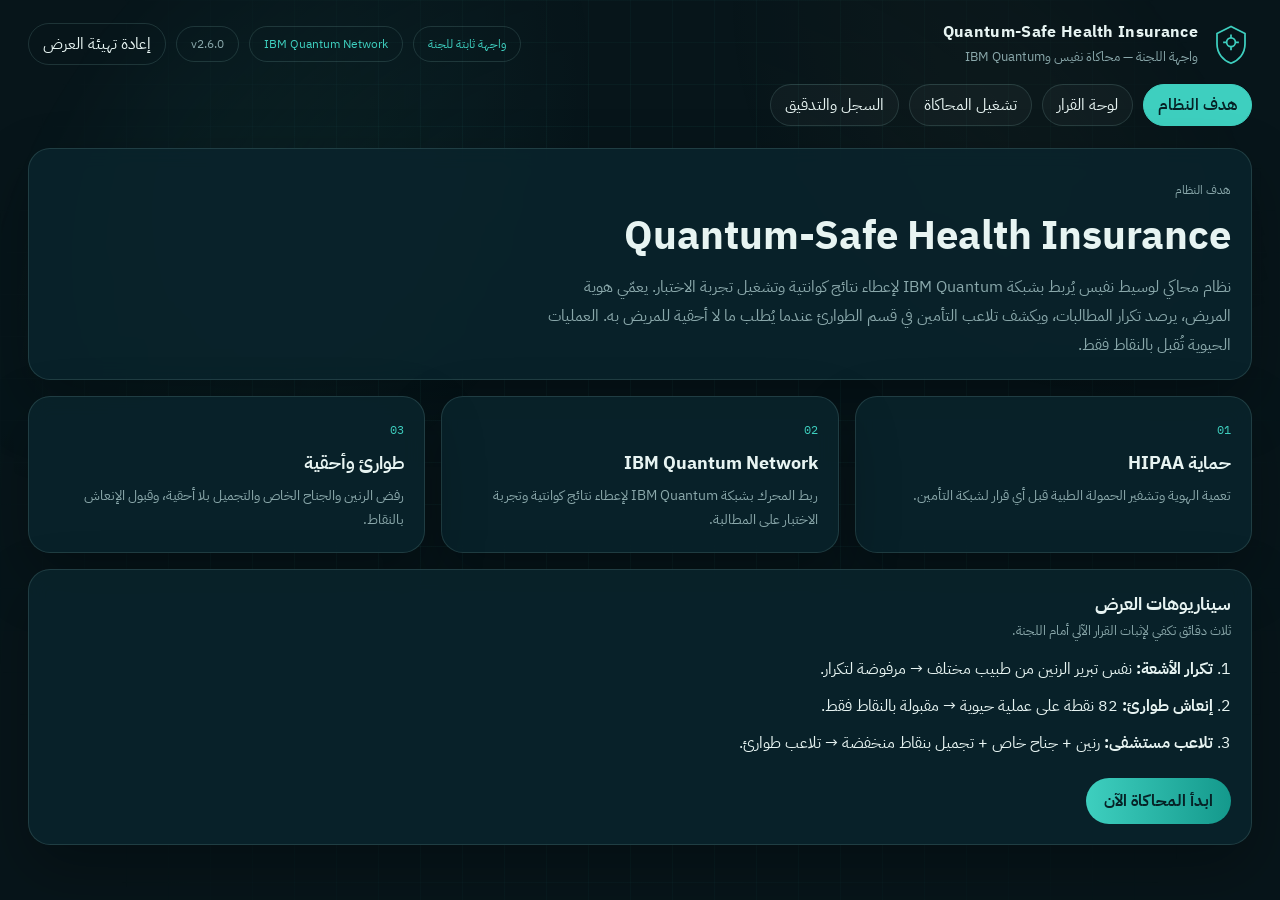
<file: docs/index.html>
<!DOCTYPE html>
<html lang="ar" dir="rtl">
<head>
  <meta charset="UTF-8" />
  <meta name="viewport" content="width=device-width, initial-scale=1" />
  <title>Quantum-Safe Health Insurance</title>
  <link rel="preconnect" href="https://fonts.googleapis.com" />
  <link rel="preconnect" href="https://fonts.gstatic.com" crossorigin />
  <link href="https://fonts.googleapis.com/css2?family=IBM+Plex+Sans+Arabic:wght@300;400;500;600;700&family=IBM+Plex+Sans:wght@400;500;600&family=IBM+Plex+Mono:wght@400;500&display=swap" rel="stylesheet" />
  <link rel="stylesheet" href="css/app.css" />
</head>
<body>
  <div class="lattice"></div>
  <header class="topbar">
    <div class="brand">
      <svg class="mark" viewBox="0 0 48 48" aria-hidden="true">
        <path d="M24 4 8 12v12c0 11 7.2 18.8 16 22 8.8-3.2 16-11 16-22V12L24 4z" fill="none" stroke="currentColor" stroke-width="2"/>
        <circle cx="24" cy="22" r="5" fill="none" stroke="currentColor" stroke-width="2"/>
        <path d="M24 17v-4M24 31v-4M19 22h-4M33 22h-4" stroke="currentColor" stroke-width="2"/>
      </svg>
      <div>
        <strong>Quantum-Safe Health Insurance</strong>
        <span>واجهة اللجنة — محاكاة نفيس وIBM Quantum</span>
      </div>
    </div>
    <div class="top-meta">
      <span class="chip">واجهة ثابتة للجنة</span>
      <span class="chip">IBM Quantum Network</span>
      <span class="chip muted">v2.6.0</span>
      <button id="reset-demo" class="ghost" type="button">إعادة تهيئة العرض</button>
    </div>
  </header>

  <nav class="tabs" role="tablist">
    <button class="tab is-active" data-view="committee" type="button">هدف النظام</button>
    <button class="tab" data-view="overview" type="button">لوحة القرار</button>
    <button class="tab" data-view="intake" type="button">تشغيل المحاكاة</button>
    <button class="tab" data-view="ledger" type="button">السجل والتدقيق</button>
  </nav>

  <main>
    <section id="view-committee" class="view is-active">
      <article class="panel brief">
        <p class="eyebrow">هدف النظام</p>
        <h1>Quantum-Safe Health Insurance</h1>
        <p class="lead">نظام محاكي لوسيط نفيس يُربط بشبكة IBM Quantum لإعطاء نتائج كوانتية وتشغيل تجربة الاختبار. يعمّي هوية المريض، يرصد تكرار المطالبات، ويكشف تلاعب التأمين في قسم الطوارئ عندما يُطلب ما لا أحقية للمريض به. العمليات الحيوية تُقبل بالنقاط فقط.</p>
      </article>
      <div class="layers">
        <article class="panel layer">
          <span>01</span>
          <h2>حماية HIPAA</h2>
          <p>تعمية الهوية وتشفير الحمولة الطبية قبل أي قرار لشبكة التأمين.</p>
        </article>
        <article class="panel layer">
          <span>02</span>
          <h2>IBM Quantum Network</h2>
          <p>ربط المحرك بشبكة IBM Quantum لإعطاء نتائج كوانتية وتجربة الاختبار على المطالبة.</p>
        </article>
        <article class="panel layer">
          <span>03</span>
          <h2>طوارئ وأحقية</h2>
          <p>رفض الرنين والجناح الخاص والتجميل بلا أحقية، وقبول الإنعاش بالنقاط.</p>
        </article>
      </div>
      <div class="script">
        <article class="panel">
          <header>
            <h2>سيناريوهات العرض</h2>
            <p>ثلاث دقائق تكفي لإثبات القرار الآلي أمام اللجنة.</p>
          </header>
          <ol class="demo-steps">
            <li><strong>تكرار الأشعة:</strong> نفس تبرير الرنين من طبيب مختلف → مرفوضة لتكرار.</li>
            <li><strong>إنعاش طوارئ:</strong> 82 نقطة على عملية حيوية → مقبولة بالنقاط فقط.</li>
            <li><strong>تلاعب مستشفى:</strong> رنين + جناح خاص + تجميل بنقاط منخفضة → تلاعب طوارئ.</li>
          </ol>
          <button class="primary" id="start-committee-demo" type="button">ابدأ المحاكاة الآن</button>
        </article>
      </div>
    </section>

    <section id="view-overview" class="view">
      <div class="kpis" id="kpis"></div>
      <div class="split">
        <article class="panel">
          <header>
            <h2>آخر القرارات</h2>
            <p>نتائج المحرك على مطالبات نفيس بعد تعمية الهوية.</p>
          </header>
          <div class="table-wrap">
            <table>
              <thead>
                <tr>
                  <th>المطالبة</th>
                  <th>الإجراء</th>
                  <th>القرار</th>
                  <th>القسم</th>
                  <th>الزمن</th>
                </tr>
              </thead>
              <tbody id="recent-claims"></tbody>
            </table>
          </div>
        </article>
        <article class="panel">
          <header>
            <h2>مسار التدقيق</h2>
            <p>أحداث بدون رقم هوية وطني.</p>
          </header>
          <ol class="audit" id="audit-feed"></ol>
        </article>
      </div>
    </section>

    <section id="view-intake" class="view">
      <div class="split intake">
        <article class="panel">
          <header>
            <h2>طلب وارد من نفيس</h2>
            <p>اختر سيناريو جاهزاً. المحاكاة تعمل داخل المتصفح لعرض اللجنة.</p>
          </header>
          <div class="scenarios" id="scenarios"></div>
          <form id="claim-form">
            <div class="grid-2">
              <label>رقم المعاملة <input name="transaction_id" required /></label>
              <label>رقم المطالبة <input name="claim_id" required /></label>
              <label>معرف المريض <input name="patient_id" required /></label>
              <label>رقم الهوية <input name="national_id" required /></label>
              <label>شفرة الإجراء <input name="procedure_code" required /></label>
              <label>معرف الطبيب <input name="doctor_id" required /></label>
              <label>القسم
                <select name="department">
                  <option value="OUTPATIENT">عيادة</option>
                  <option value="ER">طوارئ</option>
                  <option value="INPATIENT">تنويم</option>
                </select>
              </label>
              <label>المستشفى <input name="hospital_id" placeholder="HOSP-HAIL-01" /></label>
              <label>نقاط الحالة الحيوية (0–100)
                <input name="triage_points" type="number" min="0" max="100" value="0" />
              </label>
              <label>شريحة الوثيقة
                <select name="policy_tier">
                  <option value="BASIC">أساسي</option>
                  <option value="ESSENTIAL">أساسي موسع</option>
                  <option value="PREMIUM">شامل</option>
                </select>
              </label>
            </div>
            <label>طلبات إضافية (مفصولة بفاصلة)
              <input name="requested_items" placeholder="PRIVATE-SUITE-01, MRI-LUMBAR-01" />
            </label>
            <label>التبرير الطبي
              <textarea name="justification" rows="5" required></textarea>
            </label>
            <button class="primary" type="submit">تشغيل الطبقة الوسيطة</button>
          </form>
        </article>
        <article class="panel result-panel" id="result-panel">
          <header>
            <h2>نتيجة QGNN</h2>
            <p>نتائج كوانتية عبر IBM Quantum Network قبل الإرسال لشبكة التأمين.</p>
          </header>
          <div id="result-empty" class="empty">لم تُعالج أي مطالبة بعد في هذه الجلسة.</div>
          <div id="result-body" class="hidden">
            <div class="decision-hero">
              <div>
                <span class="eyebrow">القرار</span>
                <strong id="result-decision"></strong>
              </div>
              <div class="meters">
                <div><span>الاتساق</span><b id="m-consistency">0</b></div>
                <div><span>التشابه</span><b id="m-similarity">0</b></div>
                <div><span>النقاط</span><b id="m-points">0</b></div>
                <div><span>تلاعب</span><b id="m-fraud">0</b></div>
              </div>
            </div>
            <p class="hash-line">هاش المريض: <code id="result-hash"></code></p>
            <h3>أحقية الطوارئ</h3>
            <ul id="result-entitlement"></ul>
            <h3>التحذيرات</h3>
            <ul id="result-warnings"></ul>
          </div>
        </article>
      </div>
    </section>

    <section id="view-ledger" class="view">
      <article class="panel">
        <header>
          <h2>سجل المطالبات</h2>
          <p>سجل العرض يُحفظ محلياً في المتصفح لهذه الجلسة.</p>
        </header>
        <div class="table-wrap">
          <table>
            <thead>
              <tr>
                <th>الوقت</th>
                <th>المعاملة</th>
                <th>المطالبة</th>
                <th>الطبيب</th>
                <th>الإجراء</th>
                <th>القرار</th>
                <th>التبرير</th>
              </tr>
            </thead>
            <tbody id="ledger-body"></tbody>
          </table>
        </div>
      </article>
    </section>
  </main>

  <div id="toast" class="toast" hidden></div>
  <script src="js/app.js"></script>
</body>
</html>
</file>
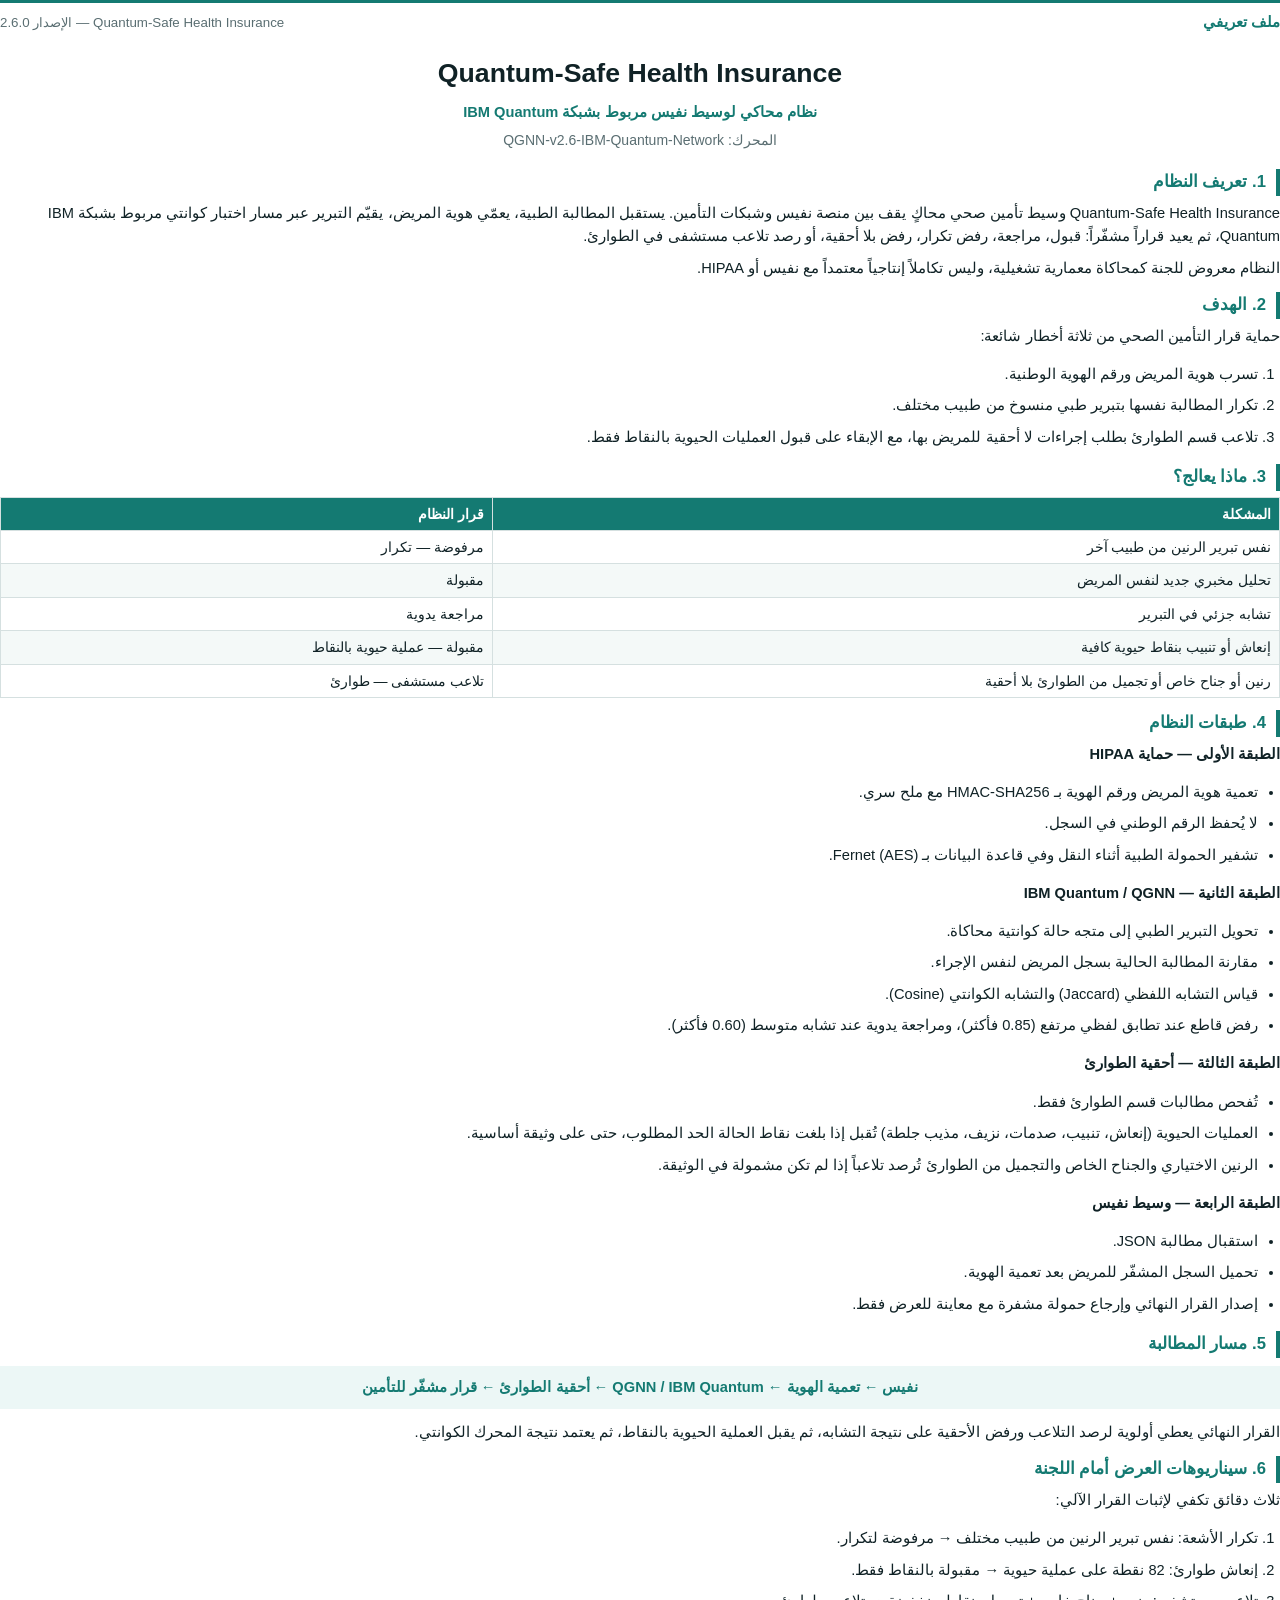
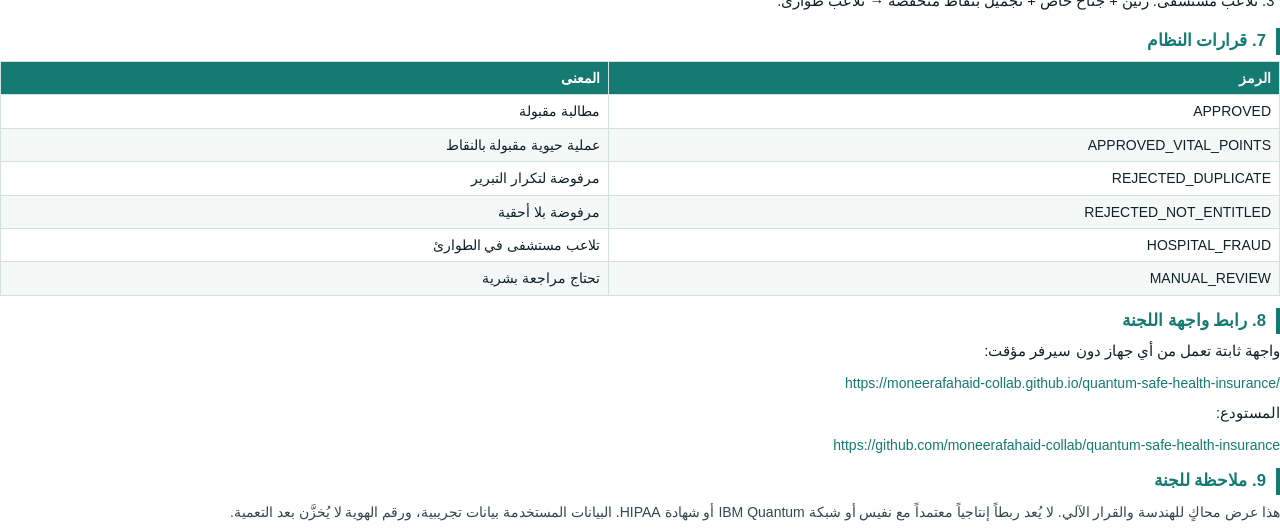
<file: scripts/profile-print.html>
<!DOCTYPE html>
<html lang="ar" dir="rtl">
<head>
  <meta charset="UTF-8" />
  <title>ملف تعريفي — Quantum-Safe Health Insurance</title>
  <style>
    @page { size: A4; margin: 14mm 14mm 16mm 14mm; }
    * { box-sizing: border-box; }
    body {
      margin: 0;
      color: #102226;
      font: 11pt/1.6 "Segoe UI", Tahoma, "Traditional Arabic", sans-serif;
    }
    header {
      display: flex;
      justify-content: space-between;
      align-items: baseline;
      border-top: 3px solid #147a72;
      padding-top: 8px;
      margin-bottom: 18px;
    }
    header strong { color: #147a72; font-size: 11pt; }
    header span { color: #5a6e72; font-size: 10pt; }
    h1 { font-size: 20pt; margin: 0 0 6px; text-align: center; }
    .subtitle { text-align: center; color: #147a72; font-weight: 700; margin: 0 0 4px; }
    .meta { text-align: center; color: #5a6e72; font-size: 10.5pt; margin: 0 0 18px; }
    h2 {
      color: #147a72;
      font-size: 12.5pt;
      margin: 12px 0 6px;
      padding-right: 10px;
      border-right: 4px solid #147a72;
    }
    p, li { margin: 0 0 8px; }
    ol, ul { padding-right: 22px; }
    table { width: 100%; border-collapse: collapse; margin: 6px 0 10px; font-size: 10.5pt; }
    th, td { border: 1px solid #d5e0e0; padding: 5px 8px; text-align: right; }
    th { background: #147a72; color: #fff; font-weight: 700; }
    tr:nth-child(even) td { background: #f4f9f8; }
    .flow {
      background: #ecf7f6;
      color: #147a72;
      font-weight: 700;
      text-align: center;
      padding: 10px 12px;
      margin: 8px 0 12px;
    }
    .note { font-size: 10.5pt; color: #33484c; }
    a { color: #147a72; text-decoration: none; }
    .url {
      direction: ltr;
      unicode-bidi: isolate;
      text-align: right;
      font-size: 10.5pt;
      color: #147a72;
      word-break: break-all;
    }
  </style>
</head>
<body>
  <header>
    <strong>ملف تعريفي</strong>
    <span>Quantum-Safe Health Insurance — الإصدار 2.6.0</span>
  </header>

  <h1>Quantum-Safe Health Insurance</h1>
  <p class="subtitle">نظام محاكي لوسيط نفيس مربوط بشبكة IBM Quantum</p>
  <p class="meta">المحرك: QGNN-v2.6-IBM-Quantum-Network</p>

  <h2>1. تعريف النظام</h2>
  <p>Quantum-Safe Health Insurance وسيط تأمين صحي محاكٍ يقف بين منصة نفيس وشبكات التأمين. يستقبل المطالبة الطبية، يعمّي هوية المريض، يقيّم التبرير عبر مسار اختبار كوانتي مربوط بشبكة IBM Quantum، ثم يعيد قراراً مشفّراً: قبول، مراجعة، رفض تكرار، رفض بلا أحقية، أو رصد تلاعب مستشفى في الطوارئ.</p>
  <p>النظام معروض للجنة كمحاكاة معمارية تشغيلية، وليس تكاملاً إنتاجياً معتمداً مع نفيس أو HIPAA.</p>

  <h2>2. الهدف</h2>
  <p>حماية قرار التأمين الصحي من ثلاثة أخطار شائعة:</p>
  <ol>
    <li>تسرب هوية المريض ورقم الهوية الوطنية.</li>
    <li>تكرار المطالبة نفسها بتبرير طبي منسوخ من طبيب مختلف.</li>
    <li>تلاعب قسم الطوارئ بطلب إجراءات لا أحقية للمريض بها، مع الإبقاء على قبول العمليات الحيوية بالنقاط فقط.</li>
  </ol>

  <h2>3. ماذا يعالج؟</h2>
  <table>
    <thead>
      <tr><th>المشكلة</th><th>قرار النظام</th></tr>
    </thead>
    <tbody>
      <tr><td>نفس تبرير الرنين من طبيب آخر</td><td>مرفوضة — تكرار</td></tr>
      <tr><td>تحليل مخبري جديد لنفس المريض</td><td>مقبولة</td></tr>
      <tr><td>تشابه جزئي في التبرير</td><td>مراجعة يدوية</td></tr>
      <tr><td>إنعاش أو تنبيب بنقاط حيوية كافية</td><td>مقبولة — عملية حيوية بالنقاط</td></tr>
      <tr><td>رنين أو جناح خاص أو تجميل من الطوارئ بلا أحقية</td><td>تلاعب مستشفى — طوارئ</td></tr>
    </tbody>
  </table>

  <h2>4. طبقات النظام</h2>
  <p><strong>الطبقة الأولى — حماية HIPAA</strong></p>
  <ul>
    <li>تعمية هوية المريض ورقم الهوية بـ HMAC-SHA256 مع ملح سري.</li>
    <li>لا يُحفظ الرقم الوطني في السجل.</li>
    <li>تشفير الحمولة الطبية أثناء النقل وفي قاعدة البيانات بـ Fernet (AES).</li>
  </ul>
  <p><strong>الطبقة الثانية — IBM Quantum / QGNN</strong></p>
  <ul>
    <li>تحويل التبرير الطبي إلى متجه حالة كوانتية محاكاة.</li>
    <li>مقارنة المطالبة الحالية بسجل المريض لنفس الإجراء.</li>
    <li>قياس التشابه اللفظي (Jaccard) والتشابه الكوانتي (Cosine).</li>
    <li>رفض قاطع عند تطابق لفظي مرتفع (0.85 فأكثر)، ومراجعة يدوية عند تشابه متوسط (0.60 فأكثر).</li>
  </ul>
  <p><strong>الطبقة الثالثة — أحقية الطوارئ</strong></p>
  <ul>
    <li>تُفحص مطالبات قسم الطوارئ فقط.</li>
    <li>العمليات الحيوية (إنعاش، تنبيب، صدمات، نزيف، مذيب جلطة) تُقبل إذا بلغت نقاط الحالة الحد المطلوب، حتى على وثيقة أساسية.</li>
    <li>الرنين الاختياري والجناح الخاص والتجميل من الطوارئ تُرصد تلاعباً إذا لم تكن مشمولة في الوثيقة.</li>
  </ul>
  <p><strong>الطبقة الرابعة — وسيط نفيس</strong></p>
  <ul>
    <li>استقبال مطالبة JSON.</li>
    <li>تحميل السجل المشفّر للمريض بعد تعمية الهوية.</li>
    <li>إصدار القرار النهائي وإرجاع حمولة مشفرة مع معاينة للعرض فقط.</li>
  </ul>

  <h2>5. مسار المطالبة</h2>
  <p class="flow">نفيس ← تعمية الهوية ← QGNN / IBM Quantum ← أحقية الطوارئ ← قرار مشفّر للتأمين</p>
  <p>القرار النهائي يعطي أولوية لرصد التلاعب ورفض الأحقية على نتيجة التشابه، ثم يقبل العملية الحيوية بالنقاط، ثم يعتمد نتيجة المحرك الكوانتي.</p>

  <h2>6. سيناريوهات العرض أمام اللجنة</h2>
  <p>ثلاث دقائق تكفي لإثبات القرار الآلي:</p>
  <ol>
    <li>تكرار الأشعة: نفس تبرير الرنين من طبيب مختلف → مرفوضة لتكرار.</li>
    <li>إنعاش طوارئ: 82 نقطة على عملية حيوية → مقبولة بالنقاط فقط.</li>
    <li>تلاعب مستشفى: رنين + جناح خاص + تجميل بنقاط منخفضة → تلاعب طوارئ.</li>
  </ol>

  <h2>7. قرارات النظام</h2>
  <table>
    <thead>
      <tr><th>الرمز</th><th>المعنى</th></tr>
    </thead>
    <tbody>
      <tr><td>APPROVED</td><td>مطالبة مقبولة</td></tr>
      <tr><td>APPROVED_VITAL_POINTS</td><td>عملية حيوية مقبولة بالنقاط</td></tr>
      <tr><td>REJECTED_DUPLICATE</td><td>مرفوضة لتكرار التبرير</td></tr>
      <tr><td>REJECTED_NOT_ENTITLED</td><td>مرفوضة بلا أحقية</td></tr>
      <tr><td>HOSPITAL_FRAUD</td><td>تلاعب مستشفى في الطوارئ</td></tr>
      <tr><td>MANUAL_REVIEW</td><td>تحتاج مراجعة بشرية</td></tr>
    </tbody>
  </table>

  <h2>8. رابط واجهة اللجنة</h2>
  <p>واجهة ثابتة تعمل من أي جهاز دون سيرفر مؤقت:</p>
  <p class="url">https://moneerafahaid-collab.github.io/quantum-safe-health-insurance/</p>
  <p>المستودع:</p>
  <p class="url">https://github.com/moneerafahaid-collab/quantum-safe-health-insurance</p>

  <h2>9. ملاحظة للجنة</h2>
  <p class="note">هذا عرض محاكٍ للهندسة والقرار الآلي. لا يُعد ربطاً إنتاجياً معتمداً مع نفيس أو شبكة IBM Quantum أو شهادة HIPAA. البيانات المستخدمة بيانات تجريبية، ورقم الهوية لا يُخزَّن بعد التعمية.</p>
</body>
</html>
</file>
<file: docs/css/app.css>
:root {
  --bg: #07151a;
  --bg-2: #0d242c;
  --ink: #e7f4f2;
  --muted: #8aa8ab;
  --line: rgba(140, 196, 188, 0.18);
  --teal: #3ecfbf;
  --teal-2: #14998c;
  --amber: #e2b15a;
  --crimson: #d45b6a;
  --ok: #5ad49a;
  --card: rgba(10, 36, 44, 0.88);
  --shadow: 0 24px 60px rgba(0, 0, 0, 0.28);
}

* { box-sizing: border-box; }

html, body {
  margin: 0;
  min-height: 100%;
  background: var(--bg);
  color: var(--ink);
  font-family: "IBM Plex Sans Arabic", "IBM Plex Sans", sans-serif;
}

body { position: relative; overflow-x: hidden; }

.lattice {
  position: fixed;
  inset: 0;
  pointer-events: none;
  background:
    radial-gradient(circle at 12% 10%, rgba(62, 207, 191, 0.12), transparent 32%),
    radial-gradient(circle at 88% 0%, rgba(226, 177, 90, 0.08), transparent 28%),
    linear-gradient(rgba(62, 207, 191, 0.05) 1px, transparent 1px),
    linear-gradient(90deg, rgba(62, 207, 191, 0.05) 1px, transparent 1px);
  background-size: auto, auto, 42px 42px, 42px 42px;
  mask-image: radial-gradient(circle at center, black 40%, transparent 88%);
}

.topbar, .tabs, main { position: relative; z-index: 1; }

.topbar {
  display: flex;
  justify-content: space-between;
  align-items: center;
  padding: 20px 28px 8px;
  gap: 16px;
}

.brand {
  display: flex;
  align-items: center;
  gap: 12px;
}

.brand strong {
  display: block;
  font-size: 16px;
  letter-spacing: 0.02em;
}

.brand span {
  color: var(--muted);
  font-size: 13px;
}

.mark {
  width: 42px;
  height: 42px;
  color: var(--teal);
}

.top-meta, .tabs, .scenarios, .kpis, .meters, .grid-2 {
  display: flex;
  gap: 10px;
}

.top-meta { align-items: center; flex-wrap: wrap; }

.chip, .ghost, .primary, .tab, .scenario {
  border: 1px solid var(--line);
  background: transparent;
  color: var(--ink);
  border-radius: 999px;
  padding: 8px 14px;
  font: inherit;
}

.chip { font-size: 12px; color: var(--teal); }
.chip.muted { color: var(--muted); }
.ghost, a.ghost, a.primary {
  cursor: pointer;
  text-decoration: none;
  display: inline-flex;
  align-items: center;
}
.ghost:hover, .tab:hover, .scenario:hover { border-color: var(--teal); }

.tabs {
  padding: 8px 28px 0;
}

.tab {
  cursor: pointer;
  background: rgba(255,255,255,0.03);
}

.tab.is-active {
  background: var(--teal);
  color: #062226;
  border-color: var(--teal);
  font-weight: 600;
}

main { padding: 22px 28px 48px; }

.view { display: none; }
.view.is-active { display: block; }

.kpis {
  display: grid;
  grid-template-columns: repeat(2, minmax(0, 1fr));
  margin-bottom: 18px;
}

.kpi, .panel {
  background: var(--card);
  border: 1px solid var(--line);
  box-shadow: var(--shadow);
  backdrop-filter: blur(10px);
}

.kpi {
  display: flex;
  justify-content: space-between;
  align-items: baseline;
  gap: 12px;
  padding: 16px 18px;
  border-radius: 18px;
}

.kpi span {
  color: var(--muted);
  font-size: 13px;
}

.kpi b {
  font-size: 28px;
  font-variant-numeric: tabular-nums;
}

.split {
  display: grid;
  grid-template-columns: 1.4fr 1fr;
  gap: 16px;
}

.panel {
  border-radius: 22px;
  padding: 20px;
}

.panel header h2 {
  margin: 0 0 4px;
  font-size: 18px;
}

.panel header p, .empty {
  margin: 0;
  color: var(--muted);
  font-size: 13px;
}

.table-wrap { overflow-x: auto; margin-top: 14px; }

table {
  width: 100%;
  border-collapse: collapse;
  font-size: 13px;
}

th, td {
  text-align: right;
  padding: 10px 8px;
  border-bottom: 1px solid var(--line);
  vertical-align: top;
}

th { color: var(--muted); font-weight: 500; }

.badge {
  display: inline-block;
  padding: 3px 9px;
  border-radius: 999px;
  font-size: 11px;
  font-weight: 600;
}

.badge.APPROVED, .badge.APPROVED_VITAL_POINTS { background: rgba(90, 212, 154, 0.15); color: var(--ok); }
.badge.REJECTED_DUPLICATE, .badge.REJECTED_NOT_ENTITLED, .badge.HOSPITAL_FRAUD { background: rgba(212, 91, 106, 0.16); color: var(--crimson); }
.badge.MANUAL_REVIEW { background: rgba(226, 177, 90, 0.16); color: var(--amber); }

.audit {
  list-style: none;
  margin: 16px 0 0;
  padding: 0;
}

.audit li {
  padding: 10px 0;
  border-bottom: 1px solid var(--line);
  font-size: 13px;
}

.audit time {
  display: block;
  color: var(--muted);
  font-size: 11px;
  font-family: "IBM Plex Mono", monospace;
}

.scenarios { flex-wrap: wrap; margin: 16px 0; }

.scenario.is-active {
  background: #12343c;
  border-color: var(--teal);
  color: var(--teal);
  cursor: pointer;
}

.scenario { cursor: pointer; }

form { display: grid; gap: 12px; }

label {
  display: grid;
  gap: 6px;
  font-size: 13px;
  color: var(--muted);
}

input, textarea, select {
  width: 100%;
  border: 1px solid var(--line);
  background: #08191f;
  color: var(--ink);
  border-radius: 12px;
  padding: 10px 12px;
  font: inherit;
}

.grid-2 {
  display: grid;
  grid-template-columns: 1fr 1fr;
}

.primary {
  cursor: pointer;
  justify-self: start;
  background: linear-gradient(90deg, var(--teal), var(--teal-2));
  color: #062226;
  border: 0;
  font-weight: 700;
  padding: 11px 18px;
}

.decision-hero {
  display: flex;
  flex-direction: column;
  gap: 16px;
  margin-top: 12px;
}

.eyebrow {
  color: var(--muted);
  font-size: 12px;
}

#result-decision {
  display: block;
  font-size: 28px;
  margin-top: 4px;
}

.meters {
  display: grid;
  grid-template-columns: 1fr 1fr;
}

.meters div {
  display: flex;
  justify-content: space-between;
  align-items: baseline;
  gap: 8px;
  background: #08191f;
  border: 1px solid var(--line);
  border-radius: 14px;
  padding: 10px 12px;
}

.meters span { color: var(--muted); font-size: 11px; }
.meters b { font-size: 18px; }

.hash-line, pre, code {
  font-family: "IBM Plex Mono", monospace;
  font-size: 12px;
  word-break: break-all;
}

pre {
  background: #08191f;
  border: 1px solid var(--line);
  border-radius: 12px;
  padding: 12px;
  max-height: 140px;
  overflow: auto;
  white-space: pre-wrap;
}

.brief h1 {
  margin: 8px 0 12px;
  font-size: clamp(28px, 4vw, 40px);
  line-height: 1.25;
}

.lead {
  margin: 0;
  max-width: 70ch;
  color: var(--muted);
  font-size: 16px;
  line-height: 1.8;
}

.layers {
  display: grid;
  grid-template-columns: repeat(3, minmax(0, 1fr));
  gap: 16px;
  margin: 16px 0;
}

.layer span {
  color: var(--teal);
  font-family: "IBM Plex Mono", monospace;
  font-size: 12px;
}

.layer h2, .brief h2 { margin: 8px 0; font-size: 18px; }
.layer p { margin: 0; color: var(--muted); font-size: 14px; line-height: 1.7; }

.demo-steps {
  margin: 16px 0 20px;
  padding-right: 18px;
  color: var(--ink);
}

.demo-steps li { margin-bottom: 10px; line-height: 1.7; }

.hidden { display: none !important; }

.toast {
  position: fixed;
  bottom: 20px;
  left: 20px;
  background: #12343c;
  border: 1px solid var(--teal);
  color: var(--ink);
  padding: 10px 14px;
  border-radius: 12px;
  z-index: 5;
}

@media (min-width: 1100px) {
  .kpis, .meters { grid-template-columns: repeat(4, minmax(0, 1fr)); }
}

@media (max-width: 980px) {
  .split, .grid-2, .layers {
    grid-template-columns: 1fr;
  }
  .topbar { flex-direction: column; align-items: flex-start; }
  main, .tabs, .topbar { padding-inline: 16px; }
}
</file>
